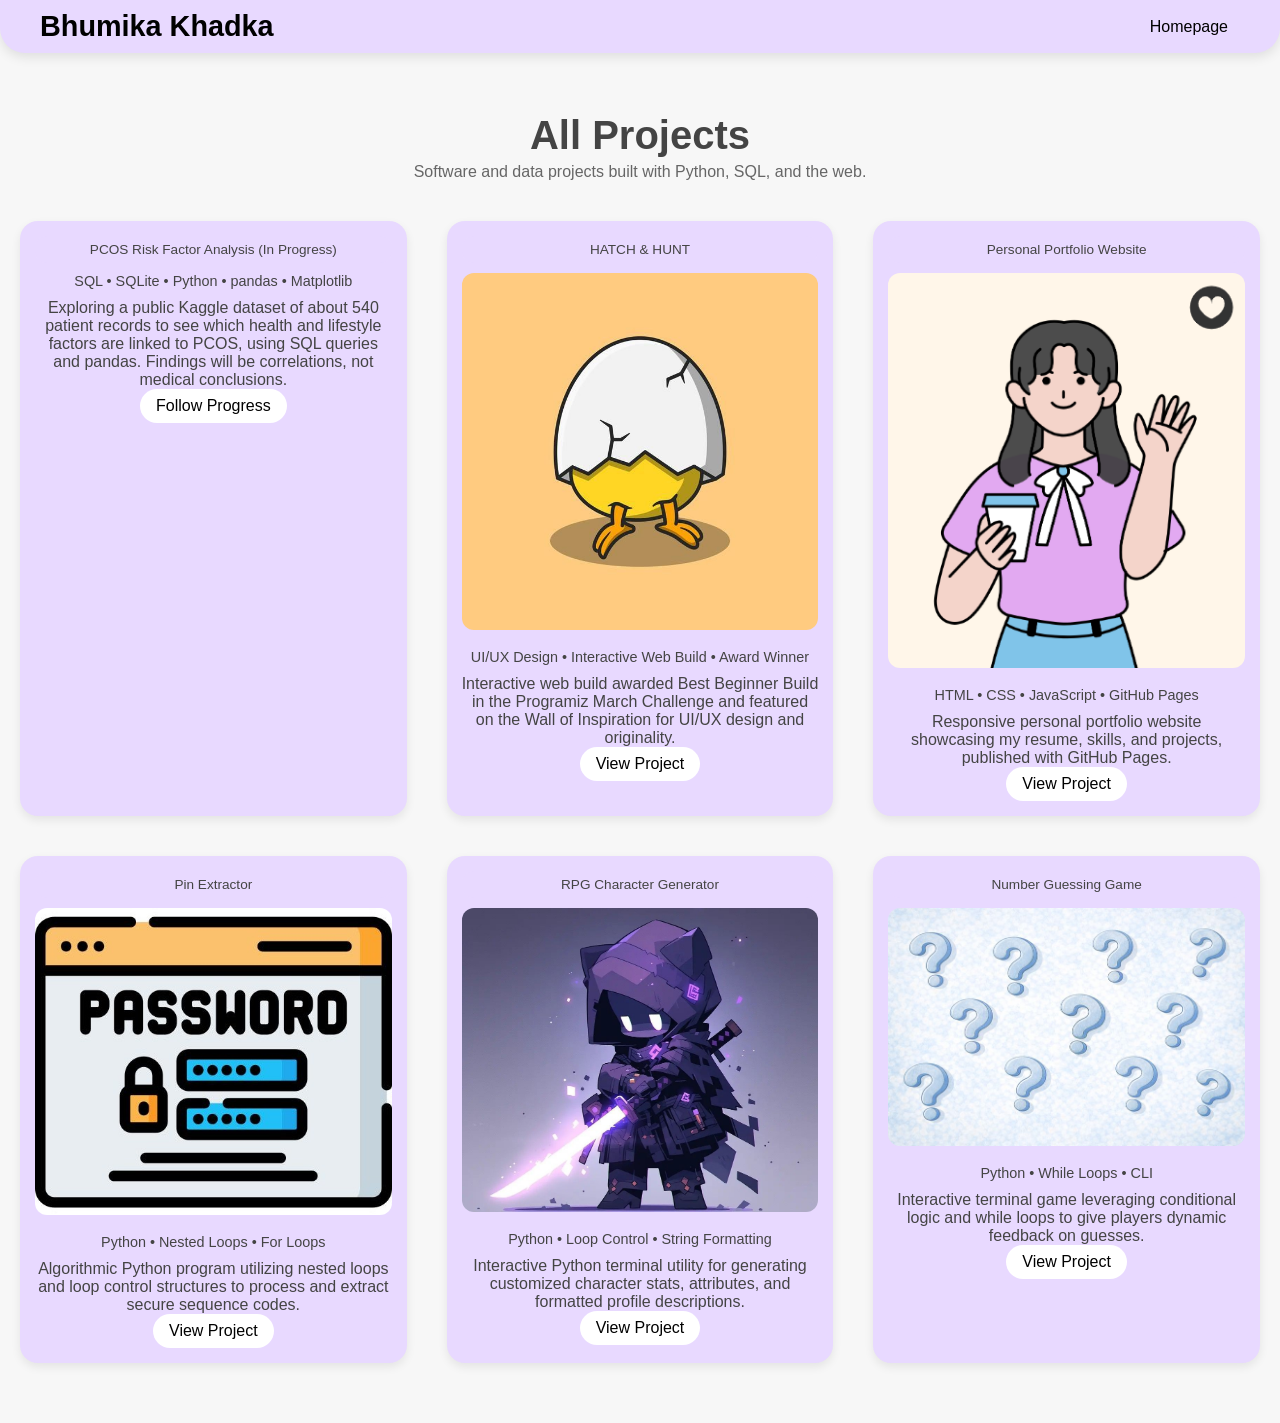
<file: projects.html>
<!DOCTYPE html>
<html lang="en">
<head>
<meta charset="UTF-8">
<meta name="viewport" content="width=device-width, initial-scale=1.0">
<title>Bhumika Khadka | All Projects</title>
<link rel="stylesheet" href="style1.css">
</head>
<body>

<!-- NAVIGATION BAR -->
<nav class="navbar">
<div class="nav-logo">Bhumika Khadka</div>
<ul class="nav-links">
<li><a href="index.html">Homepage</a></li>
</ul>
</nav>

<section id="projects" class="projects-section">

<h2 class="section-title">All Projects</h2>

<p class="section-subtitle">
Software and data projects built with Python, SQL, and the web.
</p>

<div class="projects-grid">

<!-- PROJECT 1: PCOS RISK FACTOR ANALYSIS (IN PROGRESS) -->
<div class="project-card featured-card">
<div class="project-day">PCOS Risk Factor Analysis (In Progress)</div>
<p class="project-tech">SQL • SQLite • Python • pandas • Matplotlib</p>
<p class="project-desc">Exploring a public Kaggle dataset of about 540 patient records to see which health and lifestyle factors are linked to PCOS, using SQL queries and pandas. Findings will be correlations, not medical conclusions.</p>
<a href="https://github.com/bhumika2004-cloud" target="_blank" class="project-btn">
Follow Progress
</a>
</div>

<!-- PROJECT 2: HATCH & HUNT -->
<div class="project-card featured-card">
<div class="project-day">HATCH & HUNT</div>
<img src="hatch.jpg" alt="Hatch and Hunt" class="project-img">
<p class="project-tech">UI/UX Design • Interactive Web Build • Award Winner</p>
<p class="project-desc">Interactive web build awarded Best Beginner Build in the Programiz March Challenge and featured on the Wall of Inspiration for UI/UX design and originality.</p>
<a href="https://github.com/bhumika2004-cloud" target="_blank" class="project-btn">
View Project
</a>
</div>

<!-- PROJECT 3: PERSONAL PORTFOLIO WEBSITE -->
<div class="project-card">
<div class="project-day">Personal Portfolio Website</div>
<img src="p.png" alt="Personal Portfolio" class="project-img">
<p class="project-tech">HTML • CSS • JavaScript • GitHub Pages</p>
<p class="project-desc">Responsive personal portfolio website showcasing my resume, skills, and projects, published with GitHub Pages.</p>
<a href="https://bhumika2004-cloud.github.io/Bhumika-portfolio/" target="_blank" class="project-btn">
View Project
</a>
</div>

<!-- PROJECT 4: PIN EXTRACTOR -->
<div class="project-card">
<div class="project-day">Pin Extractor</div>
<img src="pin.jpg" alt="Pin Extractor" class="project-img">
<p class="project-tech">Python • Nested Loops • For Loops</p>
<p class="project-desc">Algorithmic Python program utilizing nested loops and loop control structures to process and extract secure sequence codes.</p>
<a href="https://github.com/bhumika2004-cloud/Learning-Python/blob/main/projects/pinextractor/pin.py" target="_blank" class="project-btn">
View Project
</a>
</div>

<!-- PROJECT 5: RPG CHARACTER GENERATOR -->
<div class="project-card">
<div class="project-day">RPG Character Generator</div>
<img src="rp.jpg" alt="RPG Character Generator" class="project-img">
<p class="project-tech">Python • Loop Control • String Formatting</p>
<p class="project-desc">Interactive Python terminal utility for generating customized character stats, attributes, and formatted profile descriptions.</p>
<a href="https://programiz.pro/ide/python/R3R88YMA54?utm_medium=playground&utm_source=python-shared-project-link" target="_blank" class="project-btn">
View Project
</a>
</div>

<!-- PROJECT 6: NUMBER GUESSING GAME -->
<div class="project-card">
<div class="project-day">Number Guessing Game</div>
<img src="guess.jpg" alt="Number Guessing Game" class="project-img">
<p class="project-tech">Python • While Loops • CLI</p>
<p class="project-desc">Interactive terminal game leveraging conditional logic and while loops to give players dynamic feedback on guesses.</p>
<a href="https://programiz.pro/ide/python/NL23Q5XMFE?type=practice-project" target="_blank" class="project-btn">
View Project
</a>
</div>

</div>

</section>

</body>
</html>
</file>
<file: style1.css>
/* GLOBAL */
* {
    margin: 0;
    padding: 0;
    box-sizing: border-box;
}

body {
    font-family: 'Poppins', sans-serif;
    background: #F7F7F7;
    color: #444;
}

/* NAVBAR */
.navbar {
    width: 100%;
    padding: 10px 40px;
    background: #E8D9FF;
    display: flex;
    justify-content: space-between;
    align-items: center;
    border-bottom-left-radius: 25px;
    border-bottom-right-radius: 25px;
    box-shadow: 0 4px 12px rgba(0,0,0,0.1);
}

.nav-logo {
    font-size: 1.8rem;
    font-weight: 700;
    color: black;
}

.nav-links {
    list-style: none;
    display: flex;
    gap: 20px;
}

.nav-links a {
    text-decoration: none;
    color: black;
    font-weight: 500;
    padding: 8px 12px;
    border-radius: 20px;
    transition: 0.3s ease;
}

.nav-links a:hover {
    background: #A7D8FF;
}

/* PROJECTS SECTION */
.projects-section {
    text-align: center;
    padding: 60px 20px;
}

.section-title {
    font-size: 2.5rem;
    font-weight: bold;
    margin-bottom: 5px;
}

.section-subtitle {
    font-size: 1rem;
    color: #666;
    margin-bottom: 40px;
}

.projects-grid {
    display: grid;
    grid-template-columns: repeat(3, 1fr);
    gap: 40px;
    width: 100%;
    margin: 0 auto;
}

.project-card {
    background: #E8D9FF;
    border-radius: 18px;
    padding: 15px;
    box-shadow: 0 4px 10px rgba(0,0,0,0.08);
    transition: 0.3s ease;
}

.project-card:hover {
    transform: translateY(-5px);
}

.project-day {
    background: #E8D9FF;
    padding: 6px 10px;
    border-radius: 12px;
    font-size: 0.85rem;
    margin-bottom: 10px;
}

.project-img {
    width: 100%;
    border-radius: 12px;
    margin-bottom: 15px;
}

.project-tech {
    font-size: 0.9rem;
    margin-bottom: 10px;
}

.project-btn {
    display: inline-block;
    padding: 8px 16px;
    background: white;
    color: black;
    border-radius: 20px;
    text-decoration: none;
    transition: 0.3s ease;
}

.project-btn:hover {
    background: #b85b8f;
    color: white;
}

/* ----------------------------- */
/* 📱 RESPONSIVE DESIGN */
/* ----------------------------- */

@media (max-width: 900px) {
    .projects-grid {
        grid-template-columns: repeat(2, 1fr);
        gap: 25px;
    }
}

@media (max-width: 600px) {

    /* NAVBAR stays horizontal */
    .navbar {
        flex-direction: row;
        justify-content: space-between;
        padding: 10px 20px;
    }

    .nav-links {
        flex-direction: row;
        gap: 15px;
    }

    /* CONTACT stays horizontal (if used on this page) */
    .contact-icons {
        flex-direction: row;
        justify-content: center;
        gap: 20px;
    }

    /* PROJECTS grid becomes 1 column */
    .projects-grid {
        grid-template-columns: 1fr;
    }

    .section-title {
        font-size: 2rem;
    }
   

}
</file>
